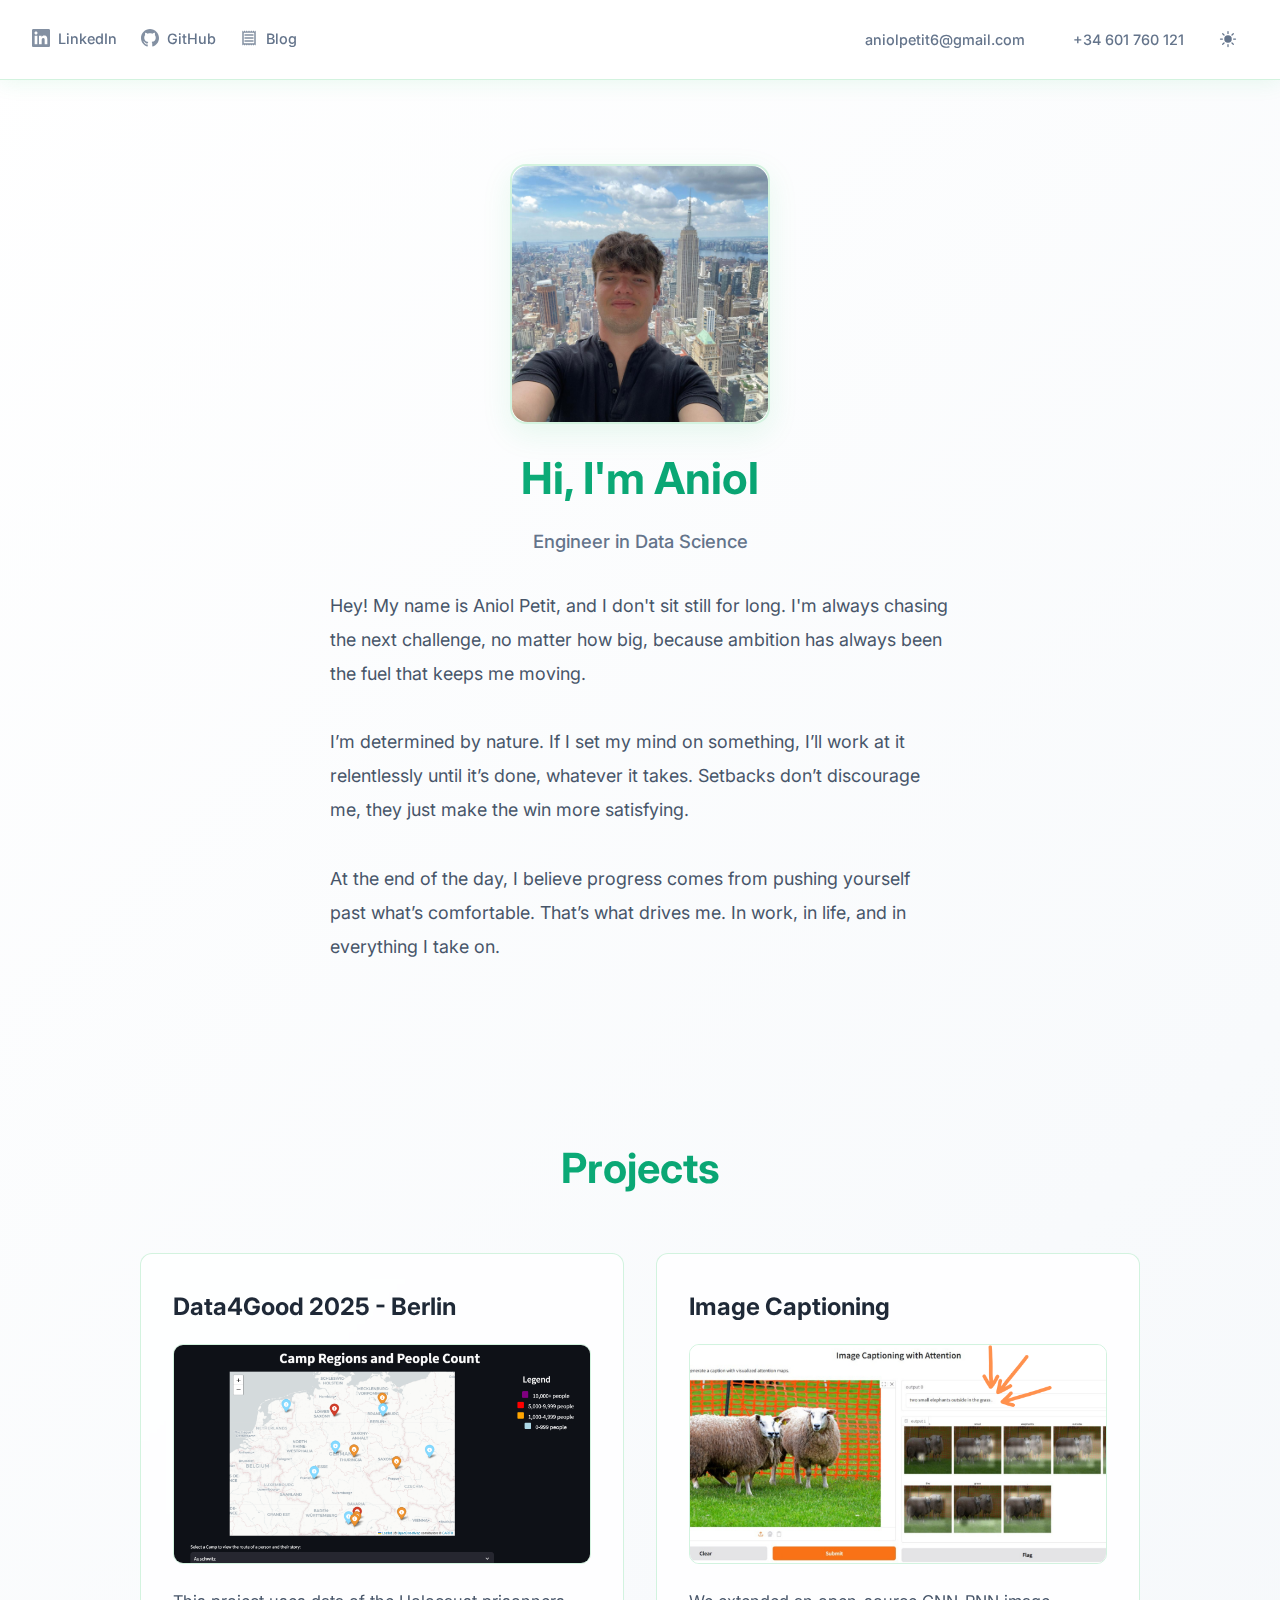
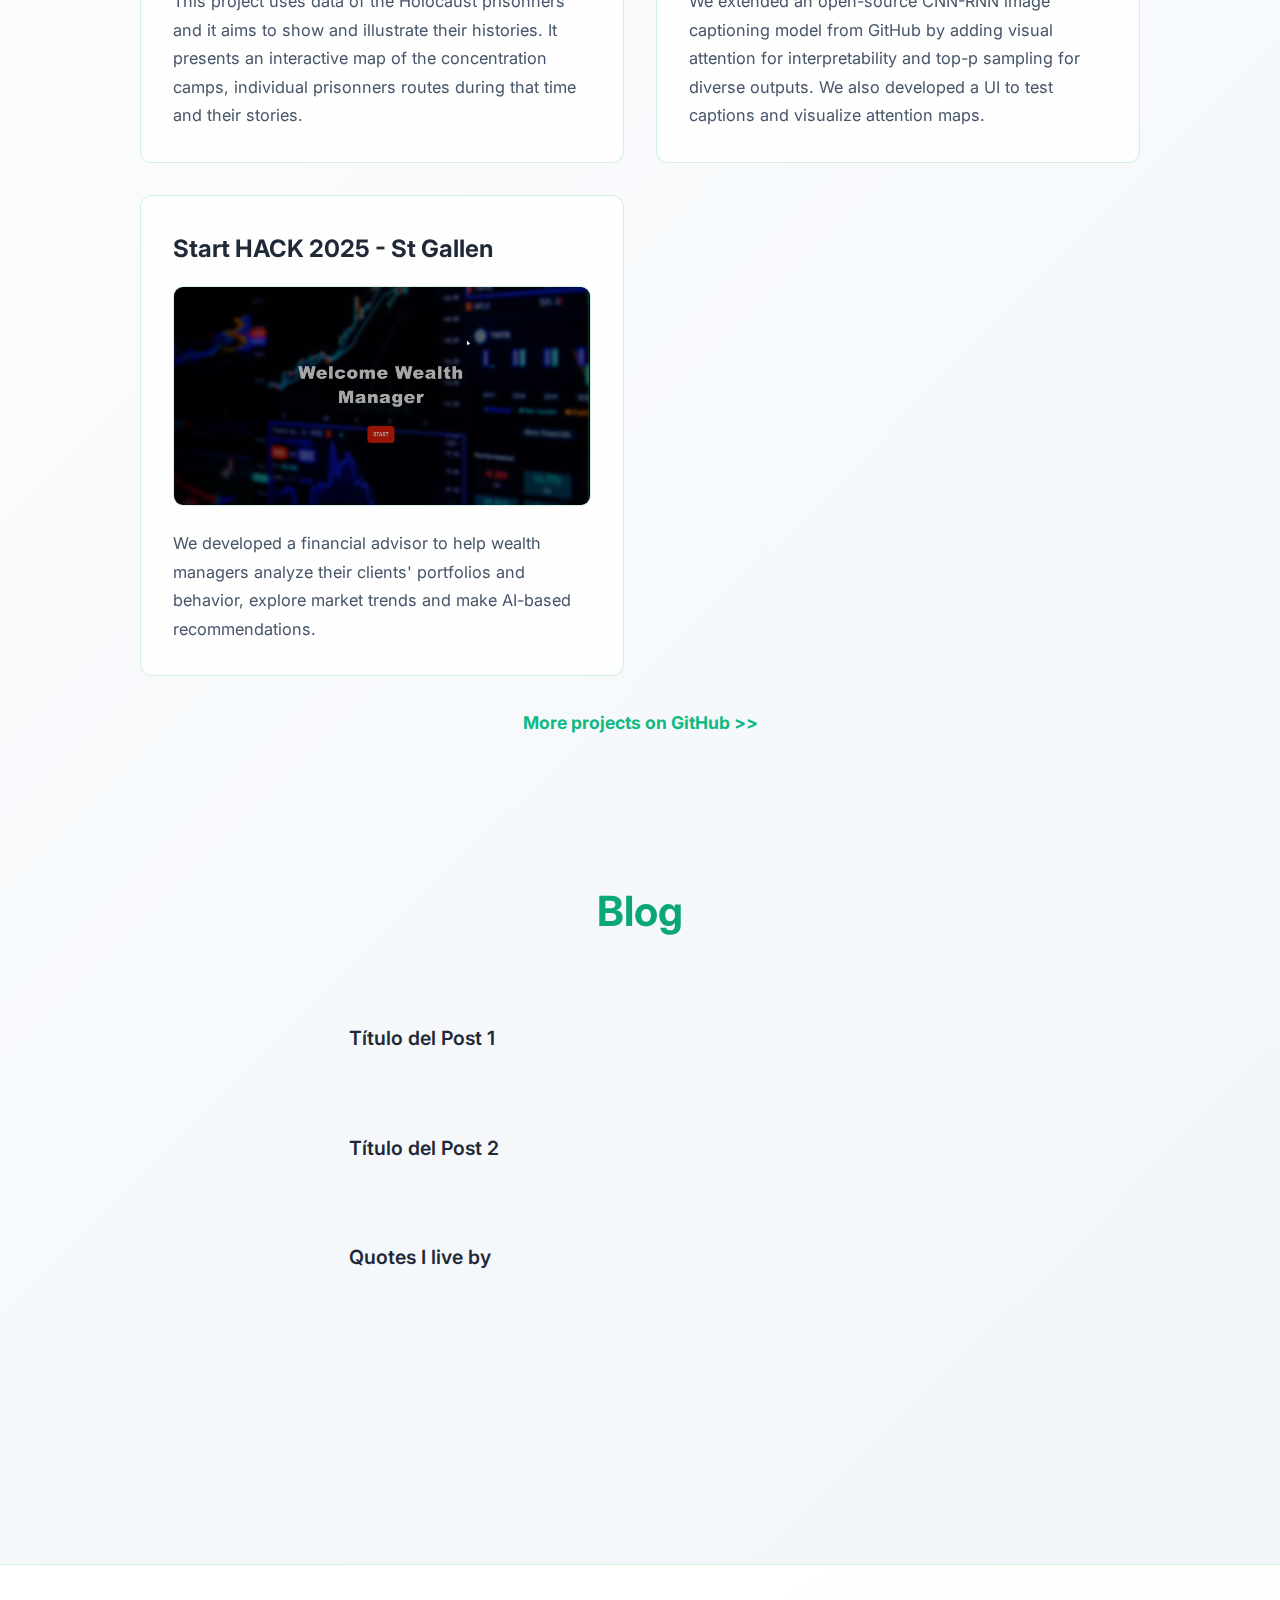
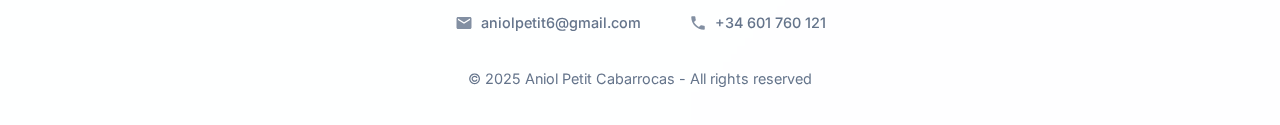
<file: index.html>
<!DOCTYPE html>
<html lang="es">
<head>
    <meta charset="UTF-8">
    <meta name="viewport" content="width=device-width, initial-scale=1.0">
    <title>Hi, I'm Aniol</title>
    <link rel="preconnect" href="https://fonts.googleapis.com">
    <link rel="preconnect" href="https://fonts.gstatic.com" crossorigin>
    <link href="https://fonts.googleapis.com/css2?family=Inter:wght@400;500;600;700;800&family=Playfair+Display:wght@700&display=swap" rel="stylesheet">
    <link rel="stylesheet" href="styles.css">
</head>
<body>
    <!-- Header -->
    <header>
        <div class="header-container">
            <div class="social-links">
                <a href="https://linkedin.com/in/aniol-petit-306770285" title="LinkedIn" aria-label="LinkedIn" target="_blank" rel="noopener noreferrer">
                    <svg class="social-icon" viewBox="0 0 24 24" fill="currentColor">
                        <path d="M20.447 20.452h-3.554v-5.569c0-1.328-.027-3.037-1.852-3.037-1.853 0-2.136 1.445-2.136 2.939v5.667H9.351V9h3.414v1.561h.046c.477-.9 1.637-1.85 3.37-1.85 3.601 0 4.267 2.37 4.267 5.455v6.286zM5.337 7.433c-1.144 0-2.063-.926-2.063-2.065 0-1.138.92-2.063 2.063-2.063 1.14 0 2.064.925 2.064 2.063 0 1.139-.925 2.065-2.064 2.065zm1.782 13.019H3.555V9h3.564v11.452zM22.225 0H1.771C.792 0 0 .774 0 1.729v20.542C0 23.227.792 24 1.771 24h20.451C23.2 24 24 23.227 24 22.271V1.729C24 .774 23.2 0 22.222 0h.003z"/>
                    </svg>
                    <span>LinkedIn</span>
                </a>
                <a href="https://github.com/aniol-petit" title="GitHub" aria-label="GitHub" target="_blank" rel="noopener noreferrer">
                    <svg class="social-icon" viewBox="0 0 24 24" fill="currentColor">
                        <path d="M12 0c-6.626 0-12 5.373-12 12 0 5.302 3.438 9.8 8.207 11.387.599.111.793-.261.793-.577v-2.234c-3.338.726-4.033-1.416-4.033-1.416-.546-1.387-1.333-1.756-1.333-1.756-1.089-.745.083-.729.083-.729 1.205.084 1.839 1.237 1.839 1.237 1.07 1.834 2.807 1.304 3.492.997.107-.775.418-1.305.762-1.604-2.665-.305-5.467-1.334-5.467-5.931 0-1.311.469-2.381 1.236-3.221-.124-.303-.535-1.524.117-3.176 0 0 1.008-.322 3.301 1.23.957-.266 1.983-.399 3.003-.404 1.02.005 2.047.138 3.006.404 2.291-1.552 3.297-1.23 3.297-1.23.653 1.653.242 2.874.118 3.176.77.84 1.235 1.911 1.235 3.221 0 4.609-2.807 5.624-5.479 5.921.43.372.823 1.102.823 2.222v3.293c0 .319.192.694.801.576 4.765-1.589 8.199-6.086 8.199-11.386 0-6.627-5.373-12-12-12z"/>
                    </svg>
                    <span>GitHub</span>
                </a>
                <a href="#blog-section" title="Blog" aria-label="Blog" class="blog-link">
                    <svg class="social-icon" viewBox="0 0 24 24" fill="currentColor">
                        <path d="M19.5 3.5L18 2l-1.5 1.5L15 2l-1.5 1.5L12 2l-1.5 1.5L9 2 7.5 3.5 6 2 4.5 3.5 3 2v20l1.5-1.5L6 22l1.5-1.5L9 22l1.5-1.5L12 22l1.5-1.5L15 22l1.5-1.5L18 22l1.5-1.5L21 22V2l-1.5 1.5zM19 19.09H5V4.91h14v14.18zM6 15h12v2H6zm0-4h12v2H6zm0-4h12v2H6z"/>
                    </svg>
                    <span>Blog</span>
                </a>
            </div>
            <div class="contact-info">
                <a href="mailto:aniolpetit6@gmail.com" title="Send email" aria-label="Email">
                    <span>aniolpetit6@gmail.com</span>
                </a>
                <a href="tel:+34601760121" title="Call phone number" aria-label="Phone">
                    <span>+34 601 760 121</span>
                </a>
            </div>
            <div class="theme-toggle">
                <button id="theme-toggle" aria-label="Toggle dark mode" title="Toggle dark mode">
                    <svg class="sun-icon" viewBox="0 0 24 24" fill="currentColor">
                        <path d="M12 2.25a.75.75 0 01.75.75v2.25a.75.75 0 01-1.5 0V3a.75.75 0 01.75-.75zM7.5 12a4.5 4.5 0 119 0 4.5 4.5 0 01-9 0zM18.894 6.166a.75.75 0 00-1.06-1.06l-1.591 1.59a.75.75 0 101.06 1.061l1.591-1.59zM21.75 12a.75.75 0 01-.75.75h-2.25a.75.75 0 010-1.5H21a.75.75 0 01.75.75zM17.834 18.894a.75.75 0 001.06-1.06l-1.59-1.591a.75.75 0 10-1.061 1.06l1.59 1.591zM12 18a.75.75 0 01.75.75V21a.75.75 0 01-1.5 0v-2.25A.75.75 0 0112 18zM7.758 17.303a.75.75 0 00-1.061-1.06l-1.591 1.59a.75.75 0 001.06 1.061l1.591-1.59zM6 12a.75.75 0 01-.75.75H3a.75.75 0 010-1.5h2.25A.75.75 0 016 12zM6.697 7.757a.75.75 0 001.06-1.06l-1.59-1.591a.75.75 0 00-1.061 1.06l1.59 1.591z"/>
                    </svg>
                    <svg class="moon-icon" viewBox="0 0 24 24" fill="currentColor">
                        <path d="M9.528 1.718a.75.75 0 01.162.819A8.97 8.97 0 009 6a9 9 0 009 9 8.97 8.97 0 003.463-.69.75.75 0 01.981.98 10.503 10.503 0 01-9.694 6.46c-5.799 0-10.5-4.701-10.5-10.5 0-4.368 2.667-8.112 6.46-9.694a.75.75 0 01.818.162z"/>
                    </svg>
                </button>
            </div>
        </div>
    </header>

    <!-- Main Content -->
    <main>
        <div class="container">
            <!-- Profile Section Container -->
            <div id="profile-container"></div>

            <!-- Projects Section Container -->
            <div id="projects-container"></div>

            <!-- Blog Section Container -->
            <div id="blog-container"></div>
        </div>
    </main>

    <!-- Footer Container -->
    <div id="footer-container"></div>

    <!-- JavaScript -->
    <script src="js/components.js"></script>
</body>
</html>
</file>
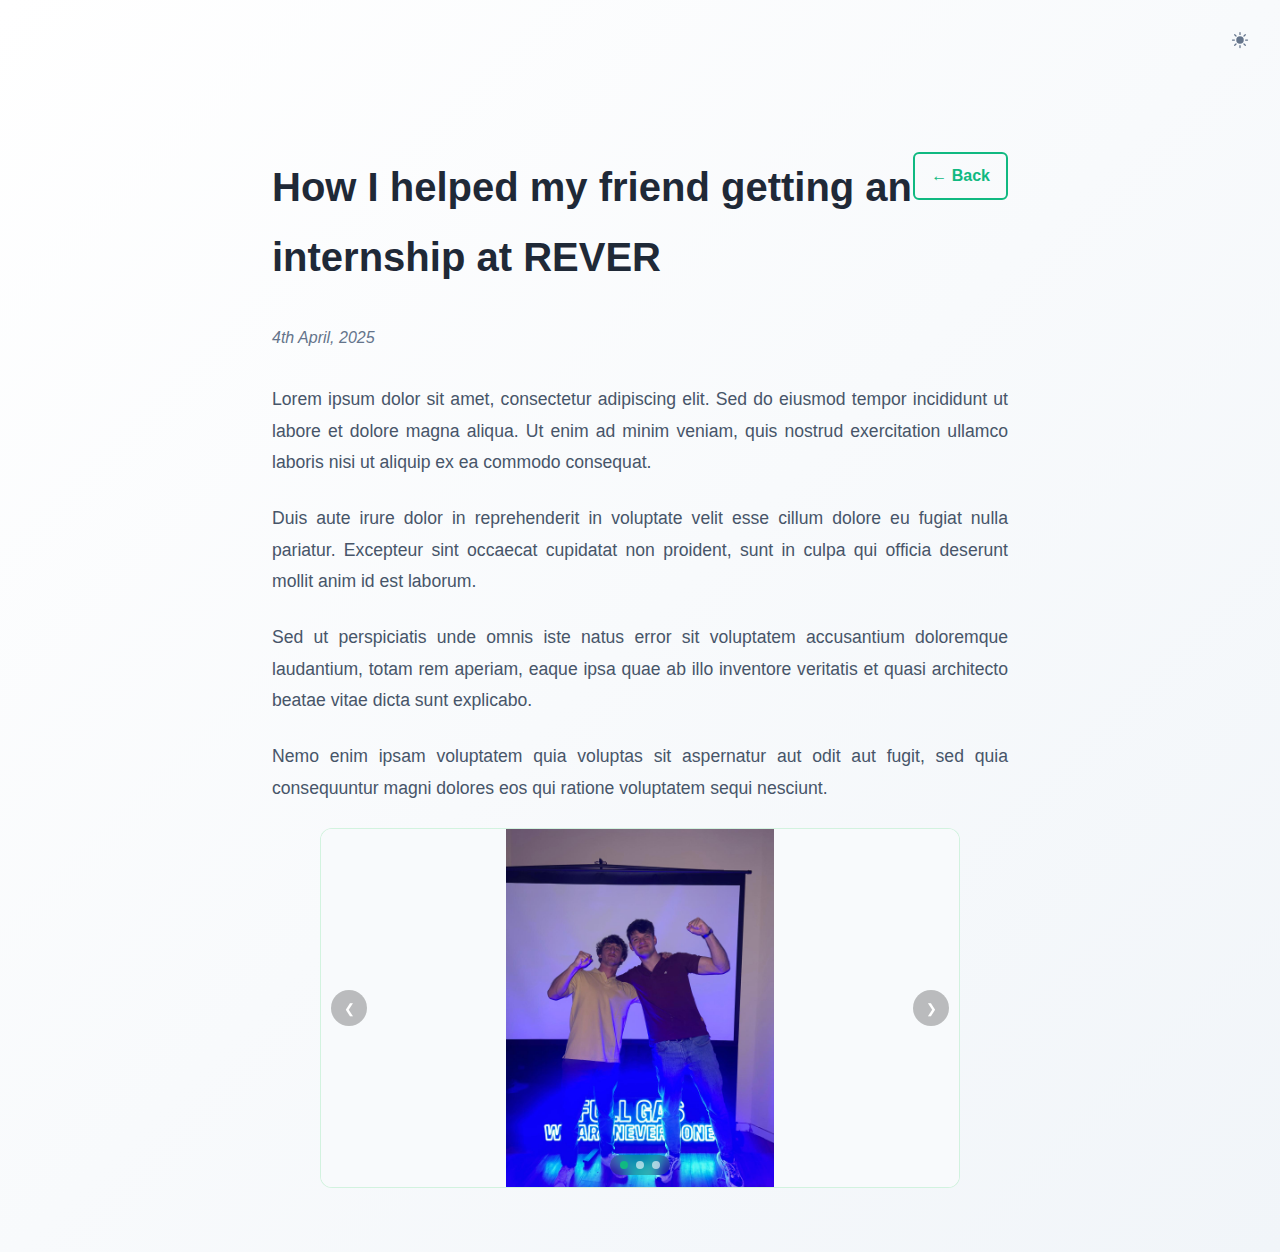
<file: blog/post1.html>
<!DOCTYPE html>
<html lang="es">
<head>
    <meta charset="UTF-8">
    <meta name="viewport" content="width=device-width, initial-scale=1.0">
    <title>How I helped my friend getting an internship at REVER</title>
    <link rel="stylesheet" href="../styles.css">
    <style>
        .blog-page {
            max-width: 800px;
            margin: 0 auto;
            padding: 2rem;
            margin-top: 120px;
        }
        
        .blog-header {
            display: flex;
            justify-content: space-between;
            align-items: flex-start;
            margin-bottom: 2rem;
        }
        
        .blog-title {
            font-size: 2.5rem;
            font-weight: 700;
            color: var(--text-primary);
            margin: 0;
            text-align: left;
            transition: color 0.3s ease;
        }
        
        .back-link {
            color: var(--accent-primary);
            text-decoration: none;
            font-weight: 600;
            font-size: 1rem;
            padding: 0.5rem 1rem;
            border: 2px solid var(--accent-primary);
            border-radius: 6px;
            transition: all 0.3s ease;
            white-space: nowrap;
        }
        
        .back-link:hover {
            background: var(--accent-primary);
            color: white;
            transform: translateY(-2px);
        }
        
        .blog-date {
            color: var(--text-secondary);
            font-size: 1rem;
            font-weight: 500;
            font-style: italic;
            margin-bottom: 2rem;
            text-align: left;
            transition: color 0.3s ease;
        }
        
        .picture-gallery {
            position: relative;
            width: 100%;
            max-width: 640px;
            height: 360px;
            border-radius: 12px;
            margin: 0 auto 2rem auto;
            overflow: hidden;
            border: 1px solid var(--border-color);
            background: var(--card-bg);
        }

        .gallery-track {
            width: 100%;
            height: 100%;
            position: relative;
        }

        .gallery-image {
            position: absolute;
            inset: 0;
            width: 100%;
            height: 100%;
            object-fit: contain;
            object-position: center;
            background: var(--bg-secondary);
            opacity: 0;
            transition: opacity 0.3s ease;
        }

        .gallery-image.active {
            opacity: 1;
        }

        .gallery-controls {
            position: absolute;
            bottom: 12px;
            left: 50%;
            transform: translateX(-50%);
            display: flex;
            align-items: center;
            gap: 8px;
            background: rgba(0,0,0,0.25);
            padding: 6px 10px;
            border-radius: 999px;
            backdrop-filter: blur(6px);
        }

        .gallery-dot {
            width: 8px;
            height: 8px;
            border-radius: 50%;
            background: rgba(255,255,255,0.6);
            cursor: pointer;
        }

        .gallery-dot.active {
            background: var(--accent-primary);
        }

        .gallery-arrow {
            position: absolute;
            top: 50%;
            transform: translateY(-50%);
            width: 36px;
            height: 36px;
            border-radius: 50%;
            background: rgba(0,0,0,0.25);
            color: white;
            border: none;
            cursor: pointer;
            display: flex;
            align-items: center;
            justify-content: center;
            backdrop-filter: blur(6px);
        }

        .gallery-arrow:hover {
            background: rgba(0,0,0,0.35);
        }

        .gallery-arrow.prev { left: 10px; }
        .gallery-arrow.next { right: 10px; }
        
        .blog-content {
            text-align: justify;
            line-height: 1.8;
            color: var(--text-tertiary);
            font-size: 1.1rem;
            transition: color 0.3s ease;
        }
        
        .blog-content p {
            margin-bottom: 1.5rem;
        }
        
        /* Theme Toggle for Blog Posts */
        .blog-theme-toggle {
            position: fixed;
            top: 20px;
            right: 20px;
            z-index: 1001;
        }
        
        .blog-theme-toggle button {
            background: var(--card-bg);
            border: 1px solid var(--border-color);
            cursor: pointer;
            padding: 0.5rem;
            border-radius: 8px;
            color: var(--text-secondary);
            transition: all 0.3s ease;
            display: flex;
            align-items: center;
            justify-content: center;
            width: 40px;
            height: 40px;
            backdrop-filter: blur(10px);
        }
        
        .blog-theme-toggle button:hover {
            background: rgba(34, 197, 94, 0.1);
            color: var(--accent-secondary);
            transform: translateY(-1px);
        }
        
        .blog-theme-toggle svg {
            width: 20px;
            height: 20px;
            transition: all 0.3s ease;
        }
        
        @media (max-width: 768px) {
            .blog-page {
                padding: 1rem;
                margin-top: 100px;
            }
            
            .blog-header {
                flex-direction: column;
                gap: 1rem;
                align-items: flex-start;
            }
            
            .blog-title {
                font-size: 2rem;
            }
            
            .back-link {
                align-self: flex-end;
            }
            
            .blog-theme-toggle {
                top: 15px;
                right: 15px;
            }

            .picture-gallery {
                max-width: 100%;
                height: 260px;
            }
        }
    </style>
</head>
<body>
    <!-- Theme Toggle Button -->
    <div class="blog-theme-toggle">
        <button id="theme-toggle" aria-label="Toggle dark mode" title="Toggle dark mode">
            <svg class="sun-icon" viewBox="0 0 24 24" fill="currentColor">
                <path d="M12 2.25a.75.75 0 01.75.75v2.25a.75.75 0 01-1.5 0V3a.75.75 0 01.75-.75zM7.5 12a4.5 4.5 0 119 0 4.5 4.5 0 01-9 0zM18.894 6.166a.75.75 0 00-1.06-1.06l-1.591 1.59a.75.75 0 101.06 1.061l1.591-1.59zM21.75 12a.75.75 0 01-.75.75h-2.25a.75.75 0 010-1.5H21a.75.75 0 01.75.75zM17.834 18.894a.75.75 0 001.06-1.06l-1.59-1.591a.75.75 0 10-1.061 1.06l1.59 1.591zM12 18a.75.75 0 01.75.75V21a.75.75 0 01-1.5 0v-2.25A.75.75 0 0112 18zM7.758 17.303a.75.75 0 00-1.061-1.06l-1.591 1.59a.75.75 0 001.06 1.061l1.591-1.59zM6 12a.75.75 0 01-.75.75H3a.75.75 0 010-1.5h2.25A.75.75 0 016 12zM6.697 7.757a.75.75 0 001.06-1.06l-1.59-1.591a.75.75 0 00-1.061 1.06l1.59 1.591z"/>
            </svg>
            <svg class="moon-icon" viewBox="0 0 24 24" fill="currentColor">
                <path d="M9.528 1.718a.75.75 0 01.162.819A8.97 8.97 0 009 6a9 9 0 009 9 8.97 8.97 0 003.463-.69.75.75 0 01.981.98 10.503 10.503 0 01-9.694 6.46c-5.799 0-10.5-4.701-10.5-10.5 0-4.368 2.667-8.112 6.46-9.694a.75.75 0 01.818.162z"/>
            </svg>
        </button>
    </div>

    <div class="blog-page">
        <div class="blog-header">
            <h1 class="blog-title">How I helped my friend getting an internship at REVER</h1>
            <a href="../index.html#blog-section" class="back-link">← Back</a>
        </div>
        
        <div class="blog-date">4th April, 2025</div>
        
        
        
        <div class="blog-content">
            <p>Lorem ipsum dolor sit amet, consectetur adipiscing elit. Sed do eiusmod tempor incididunt ut labore et dolore magna aliqua. Ut enim ad minim veniam, quis nostrud exercitation ullamco laboris nisi ut aliquip ex ea commodo consequat.</p>
            
            <p>Duis aute irure dolor in reprehenderit in voluptate velit esse cillum dolore eu fugiat nulla pariatur. Excepteur sint occaecat cupidatat non proident, sunt in culpa qui officia deserunt mollit anim id est laborum.</p>
            
            <p>Sed ut perspiciatis unde omnis iste natus error sit voluptatem accusantium doloremque laudantium, totam rem aperiam, eaque ipsa quae ab illo inventore veritatis et quasi architecto beatae vitae dicta sunt explicabo.</p>
            
            <p>Nemo enim ipsam voluptatem quia voluptas sit aspernatur aut odit aut fugit, sed quia consequuntur magni dolores eos qui ratione voluptatem sequi nesciunt.</p>
        </div>

        <div class="picture-gallery" id="gallery">
            <div class="gallery-track">
                <!-- Add or remove images below; the script will auto-detect them -->
                <img class="gallery-image active" src="../images/rever1.jpeg" alt="Gallery image 1">
                <img class="gallery-image" src="../images/rever2.jpeg" alt="Gallery image 2">
                <img class="gallery-image" src="../images/rever3.jpeg" alt="Gallery image 3">
            </div>
            <button class="gallery-arrow prev" aria-label="Previous image">&#10094;</button>
            <button class="gallery-arrow next" aria-label="Next image">&#10095;</button>
            <div class="gallery-controls" id="gallery-dots"></div>
        </div>
    </div>

    <script>
        // Theme management for blog posts
        class BlogThemeManager {
            static init() {
                // Check for saved theme preference or default to 'light'
                const savedTheme = localStorage.getItem('theme') || 'light';
                this.setTheme(savedTheme);
                
                // Add event listener to theme toggle button
                const themeToggle = document.getElementById('theme-toggle');
                if (themeToggle) {
                    themeToggle.addEventListener('click', () => {
                        const currentTheme = document.documentElement.getAttribute('data-theme') || 'light';
                        const newTheme = currentTheme === 'light' ? 'dark' : 'light';
                        this.setTheme(newTheme);
                    });
                }
            }
            
            static setTheme(theme) {
                document.documentElement.setAttribute('data-theme', theme);
                localStorage.setItem('theme', theme);
                
                // Update button state
                const themeToggle = document.getElementById('theme-toggle');
                if (themeToggle) {
                    const sunIcon = themeToggle.querySelector('.sun-icon');
                    const moonIcon = themeToggle.querySelector('.moon-icon');
                    
                    if (theme === 'dark') {
                        sunIcon.style.display = 'none';
                        moonIcon.style.display = 'block';
                    } else {
                        sunIcon.style.display = 'block';
                        moonIcon.style.display = 'none';
                    }
                }
            }
        }

        // Initialize theme manager and gallery when DOM is ready
        document.addEventListener('DOMContentLoaded', () => {
            BlogThemeManager.init();

            const gallery = document.getElementById('gallery');
            if (gallery) {
                const images = Array.from(gallery.querySelectorAll('.gallery-image'));
                const prevBtn = gallery.querySelector('.prev');
                const nextBtn = gallery.querySelector('.next');
                const dotsContainer = document.getElementById('gallery-dots');
                let current = 0;

                // Build dots
                images.forEach((_, idx) => {
                    const dot = document.createElement('span');
                    dot.className = 'gallery-dot' + (idx === 0 ? ' active' : '');
                    dot.addEventListener('click', () => goTo(idx));
                    dotsContainer.appendChild(dot);
                });

                const dots = Array.from(dotsContainer.querySelectorAll('.gallery-dot'));

                function update() {
                    images.forEach((img, i) => img.classList.toggle('active', i === current));
                    dots.forEach((dot, i) => dot.classList.toggle('active', i === current));
                }

                function goTo(index) {
                    current = (index + images.length) % images.length;
                    update();
                }

                prevBtn.addEventListener('click', () => goTo(current - 1));
                nextBtn.addEventListener('click', () => goTo(current + 1));
            }
        });
    </script>
</body>
</html>
</file>
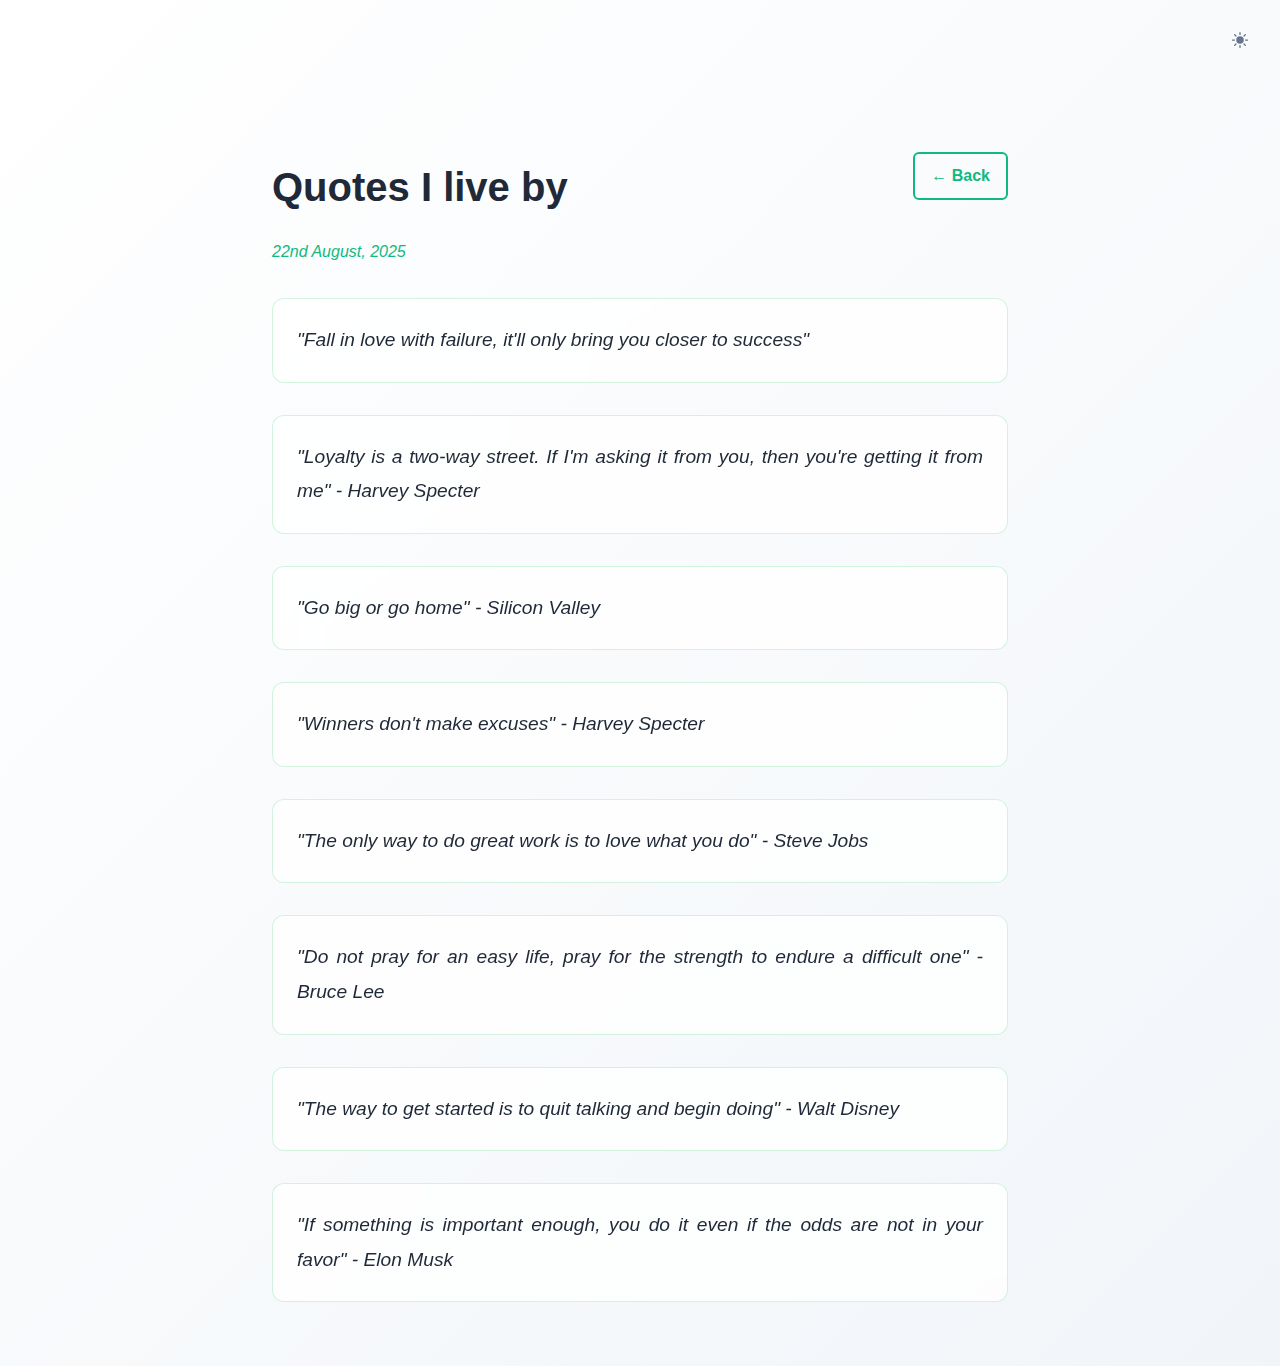
<file: blog/post2.html>
<!DOCTYPE html>
<html lang="es">
<head>
    <meta charset="UTF-8">
    <meta name="viewport" content="width=device-width, initial-scale=1.0">
    <title>Quotes I live by</title>
    <link rel="stylesheet" href="../styles.css">
    <style>
        .blog-page {
            max-width: 800px;
            margin: 0 auto;
            padding: 2rem;
            margin-top: 120px;
        }
        
        .blog-header {
            display: flex;
            justify-content: space-between;
            align-items: flex-start;
            margin-bottom: 1rem;
        }
        
        .blog-title {
            font-size: 2.5rem;
            font-weight: 700;
            color: var(--text-primary);
            margin: 0;
            text-align: left;
            transition: color 0.3s ease;
        }
        
        .back-link {
            color: var(--accent-primary);
            text-decoration: none;
            font-weight: 600;
            font-size: 1rem;
            padding: 0.5rem 1rem;
            border: 2px solid var(--accent-primary);
            border-radius: 6px;
            transition: all 0.3s ease;
            white-space: nowrap;
        }
        
        .back-link:hover {
            background: var(--accent-primary);
            color: white;
            transform: translateY(-2px);
        }
        
        .blog-date {
            color: var(--accent-primary);
            font-size: 1rem;
            font-weight: 500;
            font-style: italic;
            margin-bottom: 2rem;
            text-align: left;
            transition: color 0.3s ease;
        }
        
        .blog-content {
            text-align: justify;
            line-height: 1.8;
            color: var(--text-tertiary);
            font-size: 1.1rem;
            transition: color 0.3s ease;
        }
        
        .blog-content p {
            margin-bottom: 1.5rem;
        }
        
        .blog-content ul {
            list-style: none;
            padding: 0;
        }
        
        .blog-content li {
            margin-bottom: 2rem;
            padding: 1.5rem;
            background: var(--card-bg);
            border: 1px solid var(--border-color);
            border-radius: 12px;
            backdrop-filter: blur(10px);
            transition: all 0.3s ease;
        }
        
        .blog-content li:hover {
            transform: translateY(-2px);
            box-shadow: 0 10px 30px var(--shadow-hover);
            border-color: var(--border-hover);
        }
        
        .blog-content li p {
            margin: 0;
            font-style: italic;
            font-size: 1.2rem;
            color: var(--text-primary);
        }
        
        /* Theme Toggle for Blog Posts */
        .blog-theme-toggle {
            position: fixed;
            top: 20px;
            right: 20px;
            z-index: 1001;
        }
        
        .blog-theme-toggle button {
            background: var(--card-bg);
            border: 1px solid var(--border-color);
            cursor: pointer;
            padding: 0.5rem;
            border-radius: 8px;
            color: var(--text-secondary);
            transition: all 0.3s ease;
            display: flex;
            align-items: center;
            justify-content: center;
            width: 40px;
            height: 40px;
            backdrop-filter: blur(10px);
        }
        
        .blog-theme-toggle button:hover {
            background: rgba(34, 197, 94, 0.1);
            color: var(--accent-secondary);
            transform: translateY(-1px);
        }
        
        .blog-theme-toggle svg {
            width: 20px;
            height: 20px;
            transition: all 0.3s ease;
        }
        
        @media (max-width: 768px) {
            .blog-page {
                padding: 1rem;
                margin-top: 100px;
            }
            
            .blog-header {
                flex-direction: column;
                gap: 1rem;
                align-items: flex-start;
            }
            
            .blog-title {
                font-size: 2rem;
            }
            
            .back-link {
                align-self: flex-end;
            }
            
            .blog-theme-toggle {
                top: 15px;
                right: 15px;
            }
            
            .blog-content li {
                padding: 1rem;
            }
            
            .blog-content li p {
                font-size: 1.1rem;
            }
        }
    </style>
</head>
<body>
    <!-- Theme Toggle Button -->
    <div class="blog-theme-toggle">
        <button id="theme-toggle" aria-label="Toggle dark mode" title="Toggle dark mode">
            <svg class="sun-icon" viewBox="0 0 24 24" fill="currentColor">
                <path d="M12 2.25a.75.75 0 01.75.75v2.25a.75.75 0 01-1.5 0V3a.75.75 0 01.75-.75zM7.5 12a4.5 4.5 0 119 0 4.5 4.5 0 01-9 0zM18.894 6.166a.75.75 0 00-1.06-1.06l-1.591 1.59a.75.75 0 101.06 1.061l1.591-1.59zM21.75 12a.75.75 0 01-.75.75h-2.25a.75.75 0 010-1.5H21a.75.75 0 01.75.75zM17.834 18.894a.75.75 0 001.06-1.06l-1.59-1.591a.75.75 0 10-1.061 1.06l1.59 1.591zM12 18a.75.75 0 01.75.75V21a.75.75 0 01-1.5 0v-2.25A.75.75 0 0112 18zM7.758 17.303a.75.75 0 00-1.061-1.06l-1.591 1.59a.75.75 0 001.06 1.061l1.59-1.59zM6 12a.75.75 0 01-.75.75H3a.75.75 0 010-1.5h2.25A.75.75 0 016 12zM6.697 7.757a.75.75 0 001.06-1.06l-1.59-1.591a.75.75 0 00-1.061 1.06l1.59 1.591z"/>
            </svg>
            <svg class="moon-icon" viewBox="0 0 24 24" fill="currentColor">
                <path d="M9.528 1.718a.75.75 0 01.162.819A8.97 8.97 0 009 6a9 9 0 009 9 8.97 8.97 0 003.463-.69.75.75 0 01.981.98 10.503 10.503 0 01-9.694 6.46c-5.799 0-10.5-4.701-10.5-10.5 0-4.368 2.667-8.112 6.46-9.694a.75.75 0 01.818.162z"/>
            </svg>
        </button>
    </div>

    <div class="blog-page">
        <div class="blog-header">
            <h1 class="blog-title">Quotes I live by</h1>
            <a href="../index.html#blog-section" class="back-link">← Back</a>
        </div>
        
        <div class="blog-date">22nd August, 2025</div>
        
        
        <div class="blog-content">
            <ul>
                <li>
                    <p>
                        "Fall in love with failure, it'll only bring you closer to success" 
                    </p>
                </li>
                
                <li>
                    <p>
                        "Loyalty is a two-way street. If I'm asking it from you, then you're getting it from me" - Harvey Specter
                    </p>
                </li>
                
                <li>
                    <p>
                        "Go big or go home" - Silicon Valley
                    </p>
                </li>

                <li>
                    <p>
                        "Winners don't make excuses" - Harvey Specter
                    </p>
                </li>

                <li>
                    <p>
                        "The only way to do great work is to love what you do" - Steve Jobs
                    </p>
                </li>

                <li>
                    <p>
                        "Do not pray for an easy life, pray for the strength to endure a difficult one" - Bruce Lee
                    </p>
                </li>

                <li>
                    <p>
                        "The way to get started is to quit talking and begin doing" - Walt Disney
                    </p>
                </li>

                <li>
                    <p>
                        "If something is important enough, you do it even if the odds are not in your favor" - Elon Musk
                    </p>
                </li>              
                
            </ul>
        </div>
    </div>

    <script>
        // Theme management for blog posts
        class BlogThemeManager {
            static init() {
                // Check for saved theme preference or default to 'light'
                const savedTheme = localStorage.getItem('theme') || 'light';
                this.setTheme(savedTheme);
                
                // Add event listener to theme toggle button
                const themeToggle = document.getElementById('theme-toggle');
                if (themeToggle) {
                    themeToggle.addEventListener('click', () => {
                        const currentTheme = document.documentElement.getAttribute('data-theme') || 'light';
                        const newTheme = currentTheme === 'light' ? 'dark' : 'light';
                        this.setTheme(newTheme);
                    });
                }
            }
            
            static setTheme(theme) {
                document.documentElement.setAttribute('data-theme', theme);
                localStorage.setItem('theme', theme);
                
                // Update button state
                const themeToggle = document.getElementById('theme-toggle');
                if (themeToggle) {
                    const sunIcon = themeToggle.querySelector('.sun-icon');
                    const moonIcon = themeToggle.querySelector('.moon-icon');
                    
                    if (theme === 'dark') {
                        sunIcon.style.display = 'none';
                        moonIcon.style.display = 'block';
                    } else {
                        sunIcon.style.display = 'block';
                        moonIcon.style.display = 'none';
                    }
                }
            }
        }

        // Initialize theme manager when DOM is ready
        document.addEventListener('DOMContentLoaded', () => {
            BlogThemeManager.init();
        });
    </script>
</body>
</html>
</file>
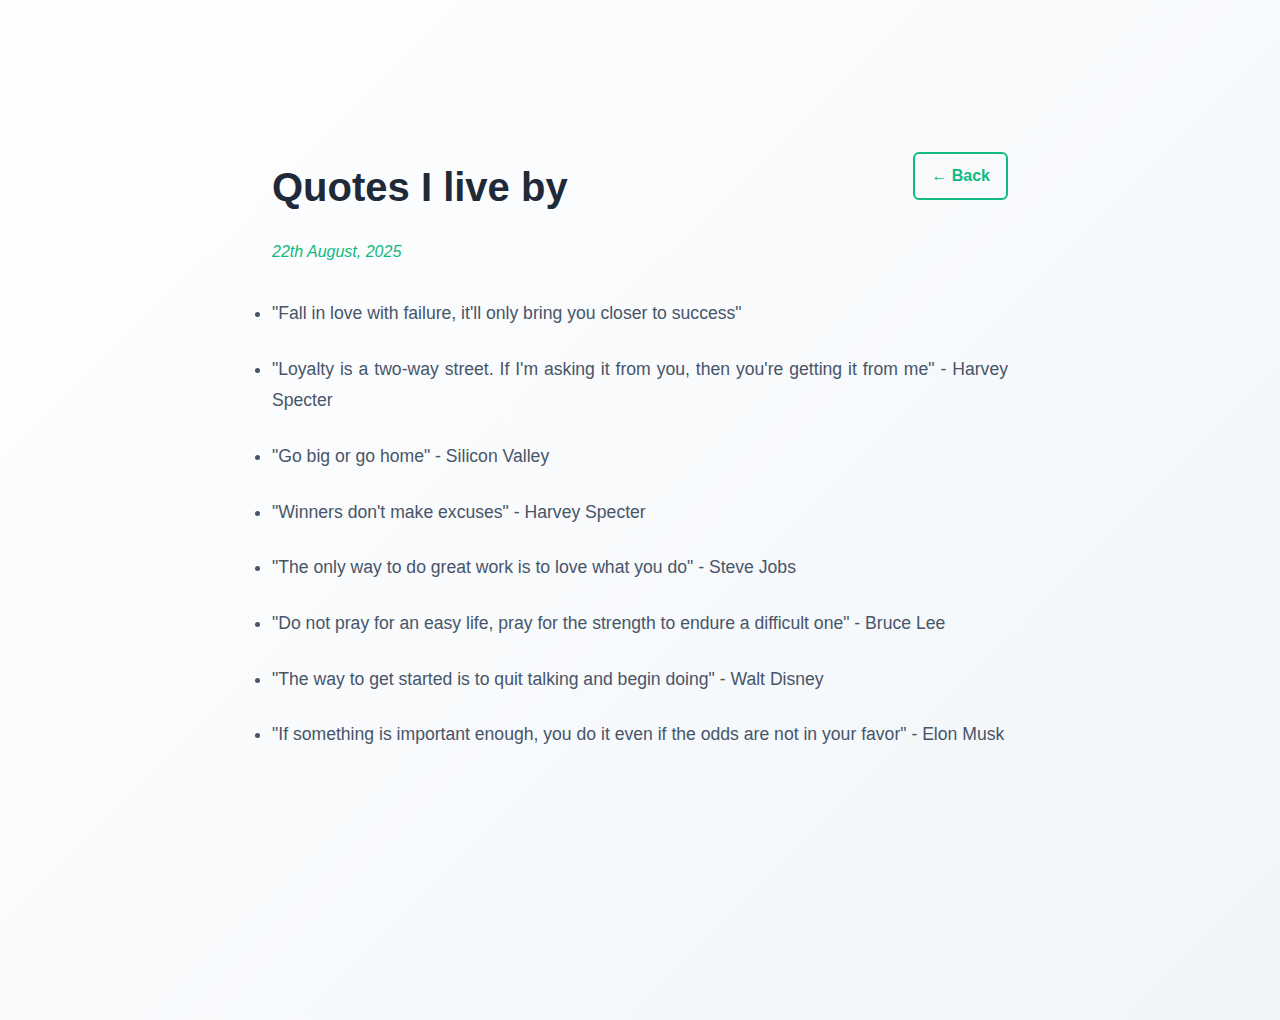
<file: blog/post3.html>
<!DOCTYPE html>
<html lang="es">
<head>
    <meta charset="UTF-8">
    <meta name="viewport" content="width=device-width, initial-scale=1.0">
    <title>Quotes I live by</title>
    <link rel="stylesheet" href="../styles.css">
    <style>
        .blog-page {
            max-width: 800px;
            margin: 0 auto;
            padding: 2rem;
            margin-top: 120px;
        }
        
        .blog-header {
            display: flex;
            justify-content: space-between;
            align-items: flex-start;
            margin-bottom: 1rem;
        }
        
        .blog-title {
            font-size: 2.5rem;
            font-weight: 700;
            color: #1f2937;
            margin: 0;
            text-align: left;
        }
        
        .back-link {
            color: #10b981;
            text-decoration: none;
            font-weight: 600;
            font-size: 1rem;
            padding: 0.5rem 1rem;
            border: 2px solid #10b981;
            border-radius: 6px;
            transition: all 0.3s ease;
            white-space: nowrap;
        }
        
        .back-link:hover {
            background: #10b981;
            color: white;
            transform: translateY(-2px);
        }
        
        .blog-date {
            color: #10b981;
            font-size: 1rem;
            font-weight: 500;
            font-style: italic;
            margin-bottom: 2rem;
            text-align: left;
        }
        
        .picture-gallery {
            width: 100%;
            height: 300px;
            background: linear-gradient(135deg, #f8fafc 0%, #e2e8f0 100%);
            border-radius: 12px;
            margin-bottom: 2rem;
            display: flex;
            align-items: center;
            justify-content: center;
            color: #64748b;
            font-weight: 500;
            border: 2px dashed rgba(34, 197, 94, 0.3);
        }
        
        .blog-content {
            text-align: justify;
            line-height: 1.8;
            color: #475569;
            font-size: 1.1rem;
        }
        
        .blog-content p {
            margin-bottom: 1.5rem;
        }
        
        @media (max-width: 768px) {
            .blog-page {
                padding: 1rem;
                margin-top: 100px;
            }
            
            .blog-header {
                flex-direction: column;
                gap: 1rem;
                align-items: flex-start;
            }
            
            .blog-title {
                font-size: 2rem;
            }
            
            .back-link {
                align-self: flex-end;
            }
        }
    </style>
</head>
<body>
    <div class="blog-page">
        <div class="blog-header">
            <h1 class="blog-title">Quotes I live by</h1>
            <a href="../index.html#blog-section" class="back-link">← Back</a>
        </div>
        
        <div class="blog-date">22th August, 2025</div>
        
        
        <div class="blog-content">
            <ul>
                <li>
                    <p>
                        "Fall in love with failure, it'll only bring you closer to success" 
                    </p>
                </li>
                
                <li>
                    <p>
                        "Loyalty is a two-way street. If I'm asking it from you, then you're getting it from me" - Harvey Specter
                    </p>
                </li>
                
                <li>
                    <p>
                        "Go big or go home" - Silicon Valley
                    </p>
                </li>

                <li>
                    <p>
                        "Winners don't make excuses" - Harvey Specter
                    </p>
                </li>

                <li>
                    <p>
                        "The only way to do great work is to love what you do" - Steve Jobs
                    </p>
                </li>

                <li>
                    <p>
                        "Do not pray for an easy life, pray for the strength to endure a difficult one" - Bruce Lee
                    </p>
                </li>

                <li>
                    <p>
                        "The way to get started is to quit talking and begin doing" - Walt Disney
                    </p>
                </li>

                <li>
                    <p>
                        "If something is important enough, you do it even if the odds are not in your favor" - Elon Musk
                    </p>
                </li>              
                
            </ul>
        </div>
    </div>
</body>
</html>
</file>
<file: styles.css>
:root {
    /* Light theme variables */
    --bg-primary: #ffffff;
    --bg-secondary: #f8fafc;
    --bg-tertiary: #f1f5f9;
    --text-primary: #1f2937;
    --text-secondary: #64748b;
    --text-tertiary: #475569;
    --accent-primary: #10b981;
    --accent-secondary: #059669;
    --border-color: rgba(34, 197, 94, 0.2);
    --border-hover: rgba(34, 197, 94, 0.4);
    --shadow-color: rgba(34, 197, 94, 0.1);
    --shadow-hover: rgba(34, 197, 94, 0.15);
    --card-bg: rgba(255, 255, 255, 0.8);
    --header-bg: rgba(255, 255, 255, 0.95);
    --footer-bg: rgba(255, 255, 255, 0.9);
    --radius-md: 12px;
    --radius-lg: 16px;
    --radius-xl: 20px;
    --shadow-soft: 0 10px 30px var(--shadow-color);
    --shadow-soft-hover: 0 18px 50px var(--shadow-hover);
}

[data-theme="dark"] {
    /* Dark theme variables */
    --bg-primary: #0f172a;
    --bg-secondary: #1e293b;
    --bg-tertiary: #334155;
    --text-primary: #f1f5f9;
    --text-secondary: #cbd5e1;
    --text-tertiary: #94a3b8;
    --accent-primary: #10b981;
    --accent-secondary: #059669;
    --border-color: rgba(34, 197, 94, 0.3);
    --border-hover: rgba(34, 197, 94, 0.5);
    --shadow-color: rgba(34, 197, 94, 0.2);
    --shadow-hover: rgba(34, 197, 94, 0.3);
    --card-bg: rgba(30, 41, 59, 0.8);
    --header-bg: rgba(15, 23, 42, 0.95);
    --footer-bg: rgba(15, 23, 42, 0.9);
}

* {
    margin: 0;
    padding: 0;
    box-sizing: border-box;
}

html {
    scroll-behavior: smooth;
    scroll-padding-top: 100px;
}

body {
    font-family: 'Inter', ui-sans-serif, -apple-system, BlinkMacSystemFont, 'Segoe UI', Roboto, Oxygen, Ubuntu, Cantarell, 'Helvetica Neue', Arial, 'Noto Sans', sans-serif;
    line-height: 1.75;
    color: var(--text-primary);
    background: linear-gradient(135deg, var(--bg-primary) 0%, var(--bg-secondary) 50%, var(--bg-tertiary) 100%);
    min-height: 100vh;
    transition: background 0.3s ease, color 0.3s ease;
}

/* Header */
header {
    background: var(--header-bg);
    backdrop-filter: blur(10px);
    border-bottom: 1px solid var(--border-color);
    padding: 1rem 0;
    position: fixed;
    width: 100%;
    top: 0;
    left: 0;
    z-index: 1000;
    min-height: 80px;
    display: flex;
    align-items: center;
    box-shadow: 0 2px 20px var(--shadow-color);
    transition: background 0.3s ease, border-color 0.3s ease, box-shadow 0.3s ease;
}

.header-container {
    max-width: 1400px;
    margin: 0 auto;
    display: flex;
    justify-content: space-between;
    align-items: center;
    padding: 0 2rem;
    width: 100%;
    flex-wrap: wrap;
}

.social-links {
    display: flex;
    gap: 1.5rem;
    align-items: center;
    flex-wrap: wrap;
    justify-content: center;
}

.social-links a {
    display: inline-flex;
    align-items: center;
    gap: 0.5rem;
    padding: 0.5rem 0;
    text-decoration: none;
    color: var(--text-secondary);
    font-weight: 500;
    font-size: 0.9rem;
    transition: all 0.2s ease;
    white-space: nowrap;
    border-bottom: 2px solid transparent;
}

.social-links a:hover {
    color: var(--accent-secondary);
    border-bottom-color: var(--accent-primary);
}

.social-icon {
    width: 18px;
    height: 18px;
    flex-shrink: 0;
    opacity: 0.8;
}

.blog-link:hover {
    border-bottom-color: #059669;
}

.contact-info {
    display: flex;
    gap: 2rem;
    font-size: 0.9rem;
    font-weight: 500;
    align-items: center;
    margin-left: auto;
}

.contact-info a {
    display: flex;
    align-items: center;
    gap: 0.5rem;
    color: var(--text-secondary);
    text-decoration: none;
    transition: all 0.3s ease;
    padding: 0.5rem;
    border-radius: 6px;
    white-space: nowrap;
    font-weight: 500;
}

.contact-info a:hover {
    color: var(--accent-secondary);
    background: rgba(34, 197, 94, 0.1);
    transform: translateY(-1px);
}

.contact-info span {
    color: inherit;
}

/* Theme Toggle */
.theme-toggle {
    margin-left: 1rem;
}

#theme-toggle {
    background: none;
    border: none;
    cursor: pointer;
    padding: 0.5rem;
    border-radius: 8px;
    color: var(--text-secondary);
    transition: all 0.3s ease;
    display: flex;
    align-items: center;
    justify-content: center;
    width: 40px;
    height: 40px;
}

#theme-toggle:hover {
    background: rgba(34, 197, 94, 0.1);
    color: var(--accent-secondary);
    transform: translateY(-1px);
}

#theme-toggle svg {
    width: 20px;
    height: 20px;
    transition: all 0.3s ease;
}

.sun-icon {
    display: block;
}

.moon-icon {
    display: none;
}

[data-theme="dark"] .sun-icon {
    display: none;
}

[data-theme="dark"] .moon-icon {
    display: block;
}

/* Main Content */
main {
    margin-top: 100px;
    padding: 4rem 0;
}

.container {
    max-width: 1400px;
    margin: 0 auto;
    padding: 0 2rem;
    font-size: 14px;
}

/* Profile Section */
.profile-section {
    text-align: center;
    padding: 0 0 6rem 0;
    margin-bottom: 4rem;
}

.profile-image {
    width: 260px;
    height: 260px;
    border-radius: var(--radius-lg);
    background: var(--card-bg);
    border: 2px solid var(--border-color);
    margin: 0 auto 1rem;
    display: flex;
    align-items: center;
    justify-content: center;
    color: var(--text-secondary);
    font-size: 1rem;
    backdrop-filter: blur(10px);
    box-shadow: var(--shadow-soft);
    transition: all 0.3s ease;
}

.profile-image:hover {
    border-color: var(--border-hover);
    box-shadow: var(--shadow-soft-hover);
}

.profile-name {
    font-size: 2.75rem;
    font-weight: 700;
    color: var(--text-primary);
    margin-bottom: 0.5rem;
    background: linear-gradient(135deg, var(--accent-primary) 0%, var(--accent-secondary) 100%);
    -webkit-background-clip: text;
    -webkit-text-fill-color: transparent;
    background-clip: text;
}

.profile-subtitle {
    font-size: 1.15rem;
    color: var(--text-secondary);
    margin-bottom: 2rem;
    font-weight: 500;
}

.about-text {
    width: 620px;
    margin: 0 auto;
    color: var(--text-tertiary);
    font-size: 1.12rem;
    line-height: 1.9;
    font-weight: 400;
    text-align: left;
    max-width: 100%;
}

/* Projects Section */
.projects-section {
    padding: 0.5rem 0;
    margin-bottom: 4rem;
}

.projects-section h2 {
    text-align: center;
    margin-bottom: 3rem;
    color: var(--text-primary);
    font-size: 2.6rem;
    font-weight: 700;
    background: linear-gradient(135deg, var(--accent-primary) 0%, var(--accent-secondary) 100%);
    -webkit-background-clip: text;
    -webkit-text-fill-color: transparent;
    background-clip: text;
}

.projects-grid {
    display: grid;
    grid-template-columns: repeat(auto-fit, minmax(360px, 1fr));
    gap: 2rem;
    margin-top: 2rem;
    max-width: 1000px;
    margin-left: auto;
    margin-right: auto;
}

.project-card {
    background: var(--card-bg);
    padding: 2rem;
    border-radius: var(--radius-md);
    border: 1px solid var(--border-color);
    backdrop-filter: blur(10px);
    transition: all 0.3s cubic-bezier(0.4, 0, 0.2, 1);
    position: relative;
    overflow: hidden;
}

.project-card::before {
    content: '';
    position: absolute;
    top: 0;
    left: 0;
    right: 0;
    height: 3px;
    background: linear-gradient(90deg, var(--accent-primary) 0%, var(--accent-secondary) 100%);
    transform: scaleX(0);
    transition: transform 0.3s ease;
}

.project-card:hover {
    transform: translateY(-6px);
    box-shadow: 0 24px 48px var(--shadow-hover);
    border-color: var(--border-hover);
}

.project-card:hover::before {
    transform: scaleX(1);
}

.project-card {
    text-decoration: none;
    display: block;
}

.project-image {
    width: 100%;
    height: 220px;
    object-fit: cover;
    border-radius: 10px;
    margin-bottom: 1rem;
    border: 1px solid var(--border-color);
}

.project-placeholder {
    width: 100%;
    height: 150px;
    background: linear-gradient(135deg, var(--bg-secondary) 0%, var(--bg-tertiary) 100%);
    border-radius: 8px;
    margin-bottom: 1rem;
    display: flex;
    align-items: center;
    justify-content: center;
    color: var(--text-secondary);
    font-weight: 500;
    border: 1px solid var(--border-color);
}

.project-card h3 {
    font-size: 1.5rem;
    font-weight: 700;
    color: var(--text-primary);
    margin-bottom: 1rem;
}

.project-card p {
    color: var(--text-tertiary);
    font-size: 1.02rem;
    line-height: 1.75;
}

.projects-more {
    text-align: center;
    margin-top: 2rem;
}

.github-more-link {
    color: var(--accent-primary);
    text-decoration: none;
    font-weight: 700;
    font-size: 1.1rem;
}

.github-more-link:hover {
    color: var(--accent-secondary);
    text-decoration: underline;
}

/* Blog Section */
.blog-section {
    padding: 4rem 0;
    margin-bottom: 4rem;
}

.blog-section h2 {
    text-align: center;
    margin-bottom: 3rem;
    color: var(--text-primary);
    font-size: 2.6rem;
    font-weight: 700;
    background: linear-gradient(135deg, var(--accent-primary) 0%, var(--accent-secondary) 100%);
    -webkit-background-clip: text;
    -webkit-text-fill-color: transparent;
    background-clip: text;
}

.blog-intro {
    max-width: 700px;
    margin: 0 auto;
    color: var(--text-tertiary);
    text-align: center;
    font-size: 1.06rem;
}

.blog-posts {
    display: flex;
    flex-direction: column;
    gap: 1.1rem;
    margin-top: 1.4rem;
    max-width: 600px;
    margin-left: auto;
    margin-right: auto;
}

.blog-post {
    background: transparent;
    padding: 1rem 0;
    border-radius: 0;
    border: none;
    backdrop-filter: none;
    transition: all 0.3s ease;
    position: relative;
    overflow: hidden;
}

/* Remove decorative underline/gradient for blog posts */
.blog-post::before { display: none; }

.blog-post:hover { transform: none; }

.blog-post:hover::before {
    transform: scaleX(1);
}

.blog-post h3 {
    margin-bottom: 0.5rem;
    color: var(--text-primary);
    font-size: 1.22rem;
    font-weight: 600;
    cursor: pointer;
    display: inline-block;
    transition: color 0.3s ease;
    padding: 0.5rem;
    border-radius: 6px;
    border: 1px solid transparent;
}

/* Highlight title color on hover, no underline */
.blog-post h3:hover {
    color: var(--accent-secondary);
}

.blog-meta {
    color: var(--text-secondary);
    font-size: 0.82rem;
    margin-bottom: 0;
    font-weight: 500;
}

/* Only hide paragraphs within blog posts, not all paragraphs */
.blog-post .blog-content > p {
    display: none;
}



/* Force footer elements to be visible - debug */
#footer-container footer .contact-links a span,
#footer-container footer .copyright {
    display: inline-block !important;
    visibility: visible !important;
    opacity: 1 !important;
    color: var(--text-secondary) !important;
}

#footer-container footer .contact-links a[href^="tel:"] {
    display: flex !important;
    visibility: visible !important;
}

/* Footer copyright and contact links are now visible by default */

/* Footer */
footer {
    background: var(--footer-bg);
    backdrop-filter: blur(10px);
    color: var(--text-secondary);
    text-align: center;
    padding: 2.25rem 0;
    margin-top: 4rem;
    border-top: 1px solid var(--border-color);
    transition: background 0.3s ease, color 0.3s ease, border-color 0.3s ease;
    min-height: 120px;
    display: flex;
    align-items: center;
    position: relative;
}

footer .container {
    max-width: 1400px;
    margin: 0 auto;
    padding: 0 2rem;
    width: 100%;
}

.footer-content {
    display: flex;
    flex-direction: column;
    gap: 1.5rem;
    align-items: center;
    width: 100%;
    justify-content: center;
    min-height: 80px;
}

.contact-links {
    display: flex;
    gap: 2rem;
    align-items: center;
    flex-wrap: wrap;
    justify-content: center;
    width: 100%;
    max-width: 600px;
}

.contact-links a {
    display: flex;
    align-items: center;
    gap: 0.5rem;
    color: var(--text-secondary);
    text-decoration: none;
    transition: all 0.3s ease;
    padding: 0.5rem;
    border-radius: 6px;
    font-weight: 500;
    min-height: 44px;
    text-decoration: none;
    border: none;
    outline: none;
}

.contact-links a span {
    display: inline-block;
    color: inherit;
    font-size: 0.9rem;
    line-height: 1.4;
    visibility: visible;
    opacity: 1;
}

.contact-links a:hover {
    color: var(--accent-secondary);
    background: rgba(34, 197, 94, 0.1);
    transform: translateY(-1px);
}

.contact-icon {
    width: 18px;
    height: 18px;
    opacity: 0.8;
}

.copyright {
    font-size: 0.9rem;
    opacity: 0.8;
    margin: 0;
    color: var(--text-secondary);
    text-align: center;
    line-height: 1.4;
}

/* Responsive Design */
@media (max-width: 768px) {
    header {
        min-height: auto;
        padding: 0.75rem 0;
    }
    
    .header-container {
        flex-direction: column;
        gap: 1rem;
        padding: 1rem;
    }

    .social-links {
        gap: 1rem;
        flex-wrap: wrap;
        justify-content: center;
    }

    .social-links a {
        padding: 0.4rem 0;
        font-size: 0.8rem;
    }

    .social-icon {
        width: 16px;
        height: 16px;
    }

    .contact-info {
        flex-direction: column;
        gap: 0.5rem;
        text-align: center;
    }

    .contact-info a {
        justify-content: center;
        white-space: normal;
    }

    .theme-toggle {
        margin-left: 0;
        margin-top: 0.5rem;
    }

    main {
        margin-top: 140px;
        padding: 2rem 0;
    }

    .container {
        padding: 0 1.5rem;
    }

    .profile-image {
        width: 120px;
        height: 120px;
    }

    .profile-name {
        font-size: 2.25rem;
    }

    .profile-subtitle {
        font-size: 1rem;
    }

    .projects-section h2,
    .blog-section h2 {
        font-size: 2rem;
    }

    .projects-grid {
        grid-template-columns: 1fr;
        gap: 1.5rem;
        max-width: 400px;
    }

    .profile-section {
        padding: 3rem 0 4rem 0;
        margin-bottom: 2rem;
    }

    .about-text {
        font-size: 1rem;
        width: 100%;
        padding: 0 1rem;
        line-height: 1.7;
    }

    .blog-intro {
        font-size: 0.95rem;
        padding: 0 0.5rem;
    }

    .blog-post h3 {
        font-size: 1.1rem;
        line-height: 1.4;
    }
}

/* Enhanced Mobile Responsiveness */
@media (max-width: 480px) {
    /* Header optimizations for very small screens */
    header {
        padding: 0.5rem 0;
    }
    
    .header-container {
        padding: 0.75rem;
        gap: 0.75rem;
    }
    
    .social-links {
        gap: 0.75rem;
        justify-content: space-around;
        width: 100%;
    }
    
    .social-links a {
        font-size: 0.75rem;
        padding: 0.5rem 0.25rem;
        min-height: 44px; /* Better touch target */
        display: flex;
        flex-direction: column;
        align-items: center;
        text-align: center;
    }
    
    .social-links a span {
        font-size: 0.7rem;
        margin-top: 0.25rem;
    }
    
    .social-icon {
        width: 20px;
        height: 20px;
    }
    
    .theme-toggle {
        margin-top: 0.25rem;
    }
    
    #theme-toggle {
        width: 44px;
        height: 44px;
    }
    
    /* Main content adjustments */
    main {
        margin-top: 120px;
        padding: 2rem 0;
    }
    
    .container {
        padding: 0 1rem;
        font-size: 13px;
    }
    
    /* Profile section mobile optimization */
    .profile-section {
        padding: 2rem 0 3rem 0;
        margin-bottom: 2rem;
    }
    
    .profile-image {
        width: 100px;
        height: 100px;
        margin-bottom: 1.5rem;
    }
    
    .profile-name {
        font-size: 2.25rem;
        margin-bottom: 0.75rem;
    }
    
    .profile-subtitle {
        font-size: 1rem;
        margin-bottom: 1.5rem;
    }
    
    .about-text {
        font-size: 0.95rem;
        line-height: 1.7;
        padding: 0 0.5rem;
        text-align: center;
    }
    
    /* Projects section mobile optimization */
    .projects-section {
        padding: 0.5rem 0;
        margin-bottom: 2rem;
    }
    
    .projects-section h2 {
        font-size: 1.75rem;
        margin-bottom: 2rem;
    }
    
    .projects-grid {
        grid-template-columns: 1fr;
        gap: 1.25rem;
        max-width: 100%;
        margin-top: 1.5rem;
    }
    
    .project-card {
        padding: 1.5rem;
        margin: 0 0.5rem;
    }
    
    .project-image {
        height: 180px;
    }
    
    .project-card h3 {
        font-size: 1.3rem;
        margin-bottom: 0.75rem;
    }
    
    .project-card p {
        font-size: 0.9rem;
        line-height: 1.6;
    }
    
    .projects-more {
        margin-top: 1.5rem;
    }
    
    .github-more-link {
        font-size: 1rem;
        padding: 0.75rem 1rem;
        display: inline-block;
        background: var(--accent-primary);
        color: white;
        border-radius: 8px;
        text-decoration: none;
        transition: all 0.3s ease;
    }
    
    .github-more-link:hover {
        background: var(--accent-secondary);
        transform: translateY(-2px);
    }
    
    /* Blog section mobile optimization */
    .blog-section {
        padding: 2rem 0;
        margin-bottom: 2rem;
    }
    
    .blog-section h2 {
        font-size: 1.75rem;
        margin-bottom: 2rem;
    }
    
    .blog-intro {
        font-size: 0.9rem;
        line-height: 1.6;
        padding: 0 0.5rem;
    }
    
    .blog-posts {
        gap: 1rem;
        margin-top: 1.25rem;
        max-width: 100%;
    }
    
    .blog-post {
        padding: 0.75rem 0;
    }
    
    .blog-post h3 {
        font-size: 1.1rem;
        line-height: 1.4;
        padding: 0.5rem;
        background: var(--card-bg);
        border-radius: 8px;
        border: 1px solid var(--border-color);
        transition: all 0.3s ease;
        min-height: 44px;
        display: flex;
        align-items: center;
    }
    
    .blog-post h3:hover {
        background: var(--bg-secondary);
        border-color: var(--accent-primary);
        transform: translateY(-1px);
    }
    
    .blog-meta {
        font-size: 0.75rem;
        margin-top: 0.5rem;
        padding-left: 0.5rem;
    }
    
    /* Footer mobile optimization */
    footer {
        padding: 1.5rem 0;
        margin-top: 2rem;
    }
    
    footer .container {
        padding: 0 1rem;
    }
    
    .footer-content {
        gap: 1rem;
    }
    
    .contact-links {
        gap: 1rem;
        flex-direction: column;
    }
    
    .contact-links a {
        padding: 0.75rem;
        font-size: 0.9rem;
        justify-content: center;
        min-height: 48px;
        text-align: center;
        width: 100%;
        max-width: 300px;
    }
    
    .contact-links a span {
        font-size: 0.9rem;
        word-break: break-word;
    }
    
    .contact-icon {
        width: 20px;
        height: 20px;
    }
    
    .copyright {
        font-size: 0.8rem;
        color: var(--text-secondary);
        text-align: center;
        padding: 0 1rem;
        word-break: break-word;
    }
}

/* Tablet optimizations */
@media (min-width: 481px) and (max-width: 768px) {
    .header-container {
        flex-direction: row;
        gap: 1rem;
        padding: 1rem 1.5rem;
    }
    
    .social-links {
        gap: 1.25rem;
    }
    
    .social-links a {
        font-size: 0.85rem;
        padding: 0.5rem 0;
    }
    
    .profile-image {
        width: 140px;
        height: 140px;
    }
    
    .profile-name {
        font-size: 2.5rem;
    }
    
    .about-text {
        width: 90%;
        max-width: 500px;
        padding: 0;
    }
    
    .projects-grid {
        grid-template-columns: repeat(auto-fit, minmax(300px, 1fr));
        max-width: 600px;
    }
    
    .project-card {
        padding: 1.75rem;
    }
    
    .contact-links {
        gap: 1.5rem;
    }
    
    .contact-links a {
        font-size: 0.9rem;
    }
}

/* Landscape mobile optimization */
@media (max-width: 768px) and (orientation: landscape) {
    header {
        min-height: 60px;
        padding: 0.5rem 0;
    }
    
    .header-container {
        flex-direction: row;
        gap: 1rem;
        padding: 0.5rem 1rem;
    }
    
    .social-links {
        gap: 1rem;
    }
    
    main {
        margin-top: 80px;
        padding: 2rem 0;
    }
    
    .profile-section {
        padding: 1.5rem 0 2rem 0;
    }
    
    .profile-image {
        width: 80px;
        height: 80px;
    }
    
    .profile-name {
        font-size: 2rem;
    }
    
    .about-text {
        font-size: 0.9rem;
        line-height: 1.6;
    }
}

/* High DPI displays optimization */
@media (-webkit-min-device-pixel-ratio: 2), (min-resolution: 192dpi) {
    .profile-image img,
    .project-image {
        image-rendering: -webkit-optimize-contrast;
        image-rendering: crisp-edges;
    }
}

/* Touch device optimizations */
@media (hover: none) and (pointer: coarse) {
    .project-card:hover,
    .blog-post h3:hover {
        transform: none;
    }
    
    .project-card:active,
    .blog-post h3:active {
        transform: scale(0.98);
    }
    
    .social-links a:active,
    .github-more-link:active {
        transform: scale(0.95);
    }
    
    /* Increase touch targets */
    .social-links a,
    .blog-post h3,
    .github-more-link {
        min-height: 44px;
    }
}

/* Performance optimizations for mobile */
@media (max-width: 768px) {
    .project-card,
    .blog-post h3 {
        will-change: transform;
    }
    
    /* Reduce animations on mobile for better performance */
    .project-card:hover {
        transform: translateY(-3px);
        box-shadow: 0 16px 32px var(--shadow-hover);
    }
    
    /* Optimize backdrop filters for mobile */
    header,
    footer,
    .project-card {
        backdrop-filter: blur(5px);
    }
}

/* Additional mobile optimizations */
@media (max-width: 360px) {
    .header-container {
        padding: 0.5rem;
    }
    
    .social-links {
        gap: 0.5rem;
    }
    
    .social-links a {
        font-size: 0.7rem;
        padding: 0.4rem 0.2rem;
    }
    
    .social-icon {
        width: 18px;
        height: 18px;
    }
    
    .profile-name {
        font-size: 2rem;
    }
    
    .profile-subtitle {
        font-size: 0.9rem;
    }
    
    .about-text {
        font-size: 0.9rem;
        padding: 0 0.25rem;
    }
    
    .container {
        padding: 0 0.75rem;
    }
    
    .project-card {
        padding: 1.25rem;
        margin: 0 0.25rem;
    }
    
    .project-image {
        height: 160px;
    }
    
    .projects-section h2,
    .blog-section h2 {
        font-size: 1.5rem;
    }
    
    .contact-links {
        gap: 0.75rem;
    }
    
    .contact-links a {
        font-size: 0.8rem;
        padding: 0.5rem;
        text-align: center;
        width: 100%;
    }
    
    .contact-links a span {
        font-size: 0.8rem;
        word-break: break-word;
    }
    
    .contact-icon {
        width: 16px;
        height: 16px;
    }
}
</file>
